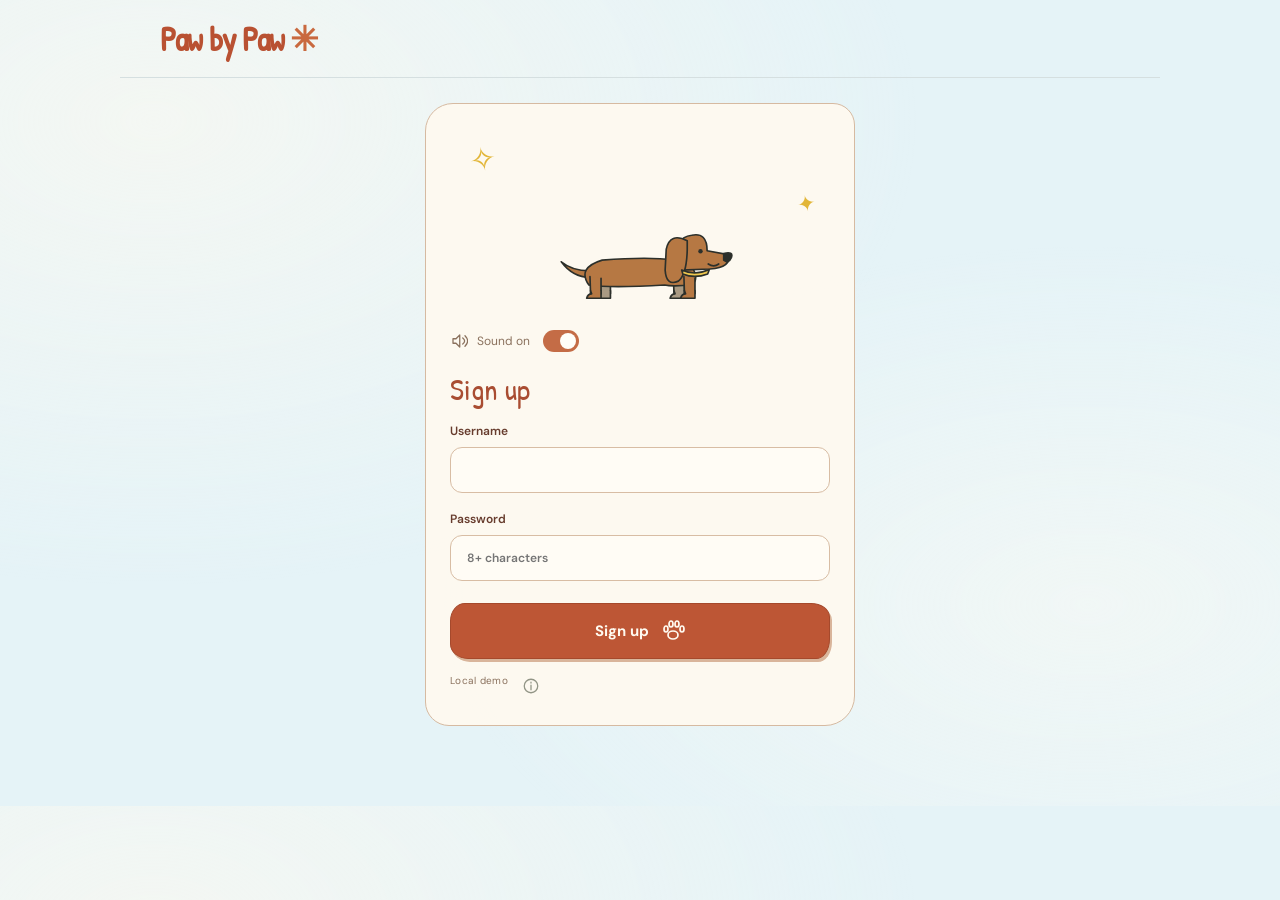
<file: index.html>
<!doctype html>
<html lang="en">
  <meta charset="utf-8" /><meta
    name="viewport"
    content="width=device-width, initial-scale=1"
  /><title>Paw by Paw</title
  ><link rel="stylesheet" href="style.css" />
  <body>
    <header>
      <a class="brand" href="#">Paw by Paw<span>✳</span></a>
    </header>
    <main id="app"></main>
    <dialog id="modal">
      <button class="close" aria-label="Close">×</button>
      <div id="modalBody"></div>
    </dialog>
    <div id="toast" role="status"></div>
    <script src="dogs.js"></script>
    <script src="app.js"></script>
  </body>
</html>
</file>
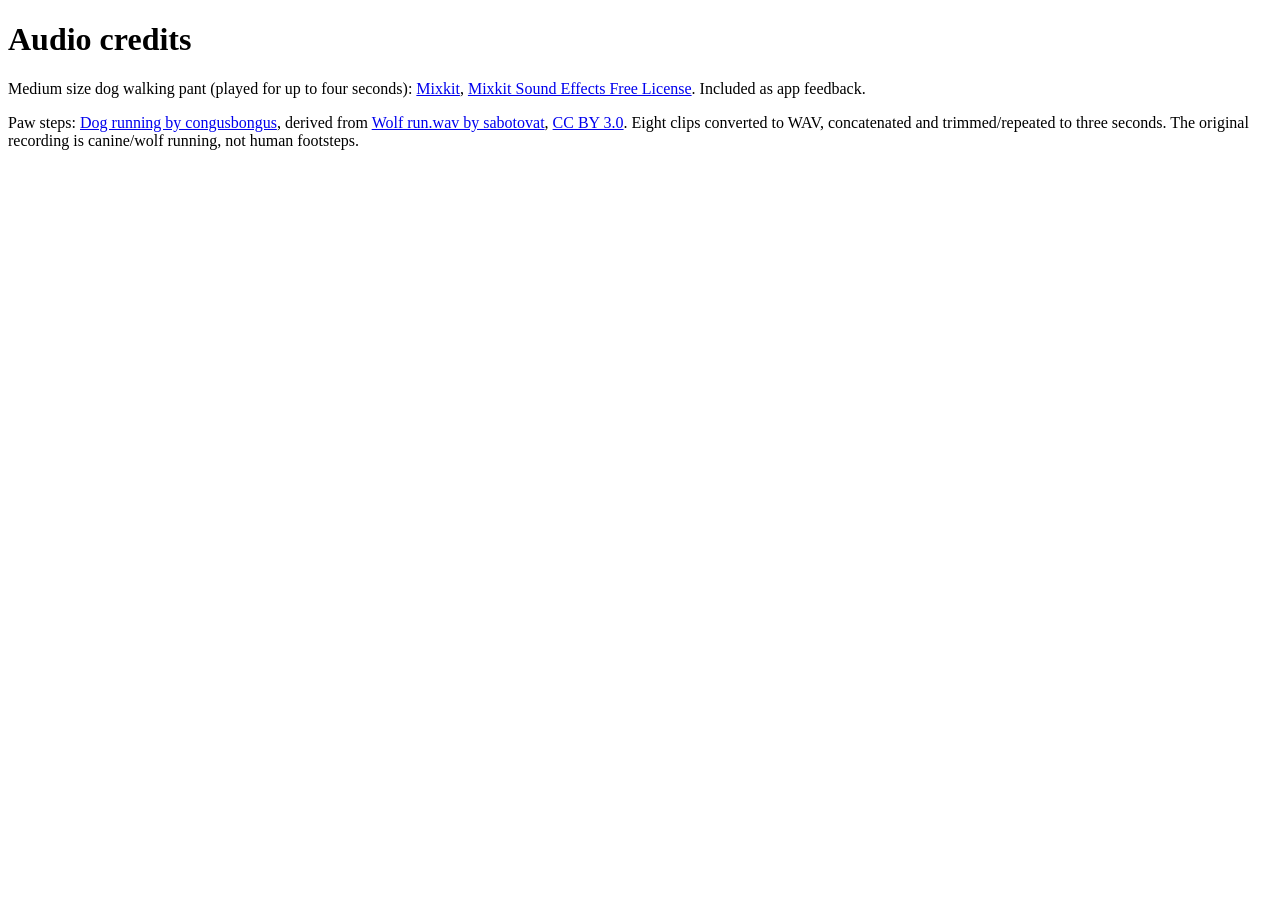
<file: audio/credits.html>
<!doctype html>
<html lang="en">
  <meta charset="utf-8" /><title>Audio credits</title>
  <body>
    <h1>Audio credits</h1>
    <p>
      Medium size dog walking pant (played for up to four seconds):
      <a href="https://mixkit.co/free-sound-effects/dog/">Mixkit</a>,
      <a href="https://mixkit.co/license/#sfxFree"
        >Mixkit Sound Effects Free License</a
      >. Included as app feedback.
    </p>
    <p>
      Paw steps:
      <a href="https://opengameart.org/content/dog-running-0"
        >Dog running by congusbongus</a
      >, derived from
      <a href="https://freesound.org/people/sabotovat/sounds/414350/"
        >Wolf run.wav by sabotovat</a
      >, <a href="https://creativecommons.org/licenses/by/3.0/">CC BY 3.0</a>.
      Eight clips converted to WAV, concatenated and trimmed/repeated to three
      seconds. The original recording is canine/wolf running, not human
      footsteps.
    </p>
  </body>
</html>
</file>
<file: style.css>
@import url("https://fonts.googleapis.com/css2?family=Patrick+Hand&display=swap");
@import url("https://fonts.googleapis.com/css2?family=DM+Sans:wght@400;500;600;700&family=Outfit:wght@400;500;600;700&display=swap");
:root {
  --paper: #f8f7f2;
  --ink: #282a24;
  --yellow: #f4cb55;
  --muted: #87877b;
  --line: #deded2;
}
* {
  box-sizing: border-box;
}
body {
  margin: 0;
  background: var(--paper);
  color: var(--ink);
  font:
    15px "DM Sans",
    sans-serif;
}
button,
input,
select {
  font: inherit;
  color: inherit;
}
button {
  cursor: pointer;
  border: 0;
  background: none;
}
button:focus-visible,
a:focus-visible {
  outline: 3px solid #bf8e18;
  outline-offset: 4px;
}
header {
  height: 100px;
  max-width: 1240px;
  margin: auto;
  display: flex;
  align-items: center;
  gap: 25px;
  padding: 0 40px;
  border-bottom: 1px solid var(--line);
}
.brand {
  font:
    700 32px Outfit,
    sans-serif;
  letter-spacing: -1.5px;
  text-decoration: none;
  color: var(--ink);
}
.brand span {
  color: #d7a923;
  margin-left: 6px;
}
.tag {
  font-size: 10px;
  letter-spacing: 2px;
  color: var(--muted);
}
.circle {
  margin-left: auto;
  border: 1px solid var(--line);
  border-radius: 50%;
  width: 40px;
  height: 40px;
  font-size: 27px;
}
.layout {
  max-width: 1120px;
  margin: 50px auto;
  display: grid;
  grid-template-columns: 1fr 390px;
  gap: 80px;
  padding: 0 25px;
}
.eyebrow {
  font-size: 11px;
  letter-spacing: 2.5px;
  font-weight: 700;
  color: #797c69;
}
h1 {
  font:
    500 64px/1.08 Outfit,
    sans-serif;
  letter-spacing: -3px;
  margin: 20px 0;
}
h2 {
  font: 500 30px Outfit;
  margin: 12px 0;
}
h3 {
  font: 500 21px Outfit;
  margin: 0 0 12px;
}
p {
  line-height: 1.7;
  color: #7b7d70;
}
em {
  font-style: normal;
  text-decoration: underline;
  text-decoration-color: var(--yellow);
  text-decoration-thickness: 9px;
  text-underline-offset: 1px;
}
.card {
  background: #fffefa;
  border: 1px solid var(--line);
  border-radius: 24px;
  padding: 30px;
}
.signup {
  align-self: center;
  box-shadow: 0 12px 30px #393c2510;
}
.field {
  display: block;
  margin-top: 22px;
  font-size: 12px;
  font-weight: 600;
}
.field input,
.field select,
.search {
  display: block;
  width: 100%;
  border: 1px solid var(--line);
  border-radius: 12px;
  padding: 14px 16px;
  background: transparent;
  margin-top: 8px;
  outline-color: #c6a347;
}
.primary {
  background: var(--yellow);
  border: 1px solid #d2ad43;
  border-radius: 12px;
  padding: 15px 24px;
  font-weight: 700;
  width: 100%;
  margin-top: 22px;
  box-shadow: 0 3px 0 #d6b348;
}
.secondary {
  padding: 12px 20px;
  border: 1px solid var(--line);
  border-radius: 12px;
}
.tiny {
  font-size: 11px;
  color: var(--muted);
  line-height: 1.7;
}
.hero-art {
  height: 245px;
  position: relative;
  display: flex;
  align-items: center;
  justify-content: center;
}
.hero-art svg {
  width: 95%;
  max-height: 240px;
}
.star {
  position: absolute;
  font-size: 55px;
  color: #e2b638;
  line-height: 1;
  transform: rotate(-12deg);
}
.star.one {
  left: 5%;
  top: 15px;
}
.star.two {
  right: 4%;
  top: 65px;
  font-size: 32px;
}
.scribble {
  font:
    15px Georgia,
    serif;
  font-style: italic;
  text-align: center;
  color: #777767;
}
.pill {
  font-size: 11px;
  padding: 8px 12px;
  border: 1px solid var(--line);
  border-radius: 30px;
  background: #efefe6;
}
.steps {
  display: flex;
  gap: 14px;
  margin-top: 35px;
}
.steps span {
  font-size: 11px;
  color: #8a8a7d;
}
.steps b {
  background: #e8e9dc;
  border-radius: 50%;
  padding: 5px 9px;
  margin-right: 6px;
}
.app-shell {
  max-width: 1050px;
  margin: 38px auto 120px;
  padding: 0 24px;
}
.topline {
  display: flex;
  justify-content: space-between;
  align-items: center;
  gap: 15px;
}
.topline h1 {
  font-size: 44px;
  letter-spacing: -1.5px;
  margin: 12px 0;
}
.dashboard {
  display: grid;
  grid-template-columns: 1.55fr 1fr;
  gap: 26px;
  margin-top: 30px;
}
.playground {
  position: relative;
  min-height: 355px;
  background: #eeefe4;
  border-radius: 24px;
  overflow: hidden;
  display: flex;
  align-items: center;
  justify-content: center;
}
.playground:after {
  content: "";
  position: absolute;
  bottom: 55px;
  width: 75%;
  border-bottom: 1px solid #c5c9b5;
  border-radius: 50%;
  height: 60px;
}
.playground .caption {
  position: absolute;
  bottom: 18px;
  font-size: 12px;
  color: #7e836d;
}
.dog-wrap {
  width: 90%;
  z-index: 1;
  animation: bob 3s ease-in-out infinite;
}
.running {
  animation: run 0.3s ease-in-out infinite;
}
.playground svg {
  width: 100%;
}
.walk-card {
  display: flex;
  flex-direction: column;
  justify-content: center;
}
.timer {
  font: 500 50px Outfit;
  letter-spacing: 3px;
  margin: 20px 0;
}
.stats {
  display: flex;
  gap: 35px;
  margin-top: 24px;
  padding: 20px 0;
  border-top: 1px solid var(--line);
}
.stats strong {
  font: 500 28px Outfit;
  display: block;
}
.stats span {
  font-size: 11px;
  color: var(--muted);
}
.bottomnav {
  position: fixed;
  bottom: 22px;
  left: 50%;
  transform: translateX(-50%);
  border: 1px solid var(--line);
  border-radius: 24px;
  background: #fffef9ee;
  backdrop-filter: blur(15px);
  display: flex;
  gap: 35px;
  padding: 12px 28px;
  z-index: 5;
  box-shadow: 0 8px 25px #34382410;
}
.bottomnav button {
  min-width: 65px;
  font-size: 11px;
  color: #8a8c7c;
  display: grid;
  gap: 5px;
  justify-items: center;
}
.bottomnav svg {
  width: 23px;
  height: 23px;
}
.bottomnav .active {
  color: #303426;
}
.active svg {
  fill: var(--yellow);
}
.sectionline {
  display: flex;
  align-items: center;
  justify-content: space-between;
  margin: 30px 0 15px;
}
.logrow {
  display: flex;
  gap: 15px;
  align-items: center;
  padding: 14px 0;
  border-bottom: 1px solid var(--line);
}
.logrow svg {
  width: 45px;
  height: 40px;
}
.logrow small {
  color: var(--muted);
}
.logrow button {
  margin-left: auto;
}
.breedgrid {
  display: grid;
  grid-template-columns: repeat(5, 1fr);
  gap: 12px;
  margin-top: 20px;
}
.breed {
  border: 1px solid var(--line);
  border-radius: 16px;
  padding: 12px;
  background: #fffef9;
  transition: 0.2s;
}
.breed:hover {
  transform: translateY(-3px);
  background: #fbf1cf;
}
.breed.selected {
  border: 2px solid #a68124;
  background: #fff1bd;
}
.breed svg {
  width: 100%;
  height: 85px;
}
.breed strong {
  display: block;
  font-size: 12px;
}
.breed small {
  display: block;
  font-size: 10px;
  color: var(--muted);
  margin-top: 5px;
}
.toolbar {
  display: flex;
  gap: 15px;
  align-items: end;
}
.toolbar .field {
  flex: 1;
}
.toolbar button {
  width: auto;
}
.calendar {
  display: grid;
  grid-template-columns: repeat(7, 1fr);
  gap: 8px;
  margin-top: 20px;
}
.day {
  aspect-ratio: 1.2;
  border-radius: 12px;
  border: 1px solid var(--line);
  position: relative;
}
.day.selected {
  background: var(--yellow);
}
.dot {
  display: block;
  color: #9b7333;
}
.weekday {
  text-align: center;
  font-size: 11px;
  color: var(--muted);
  padding: 10px;
}
.friends {
  display: grid;
  grid-template-columns: 280px 1fr;
  gap: 25px;
  margin-top: 30px;
}
.friend {
  padding: 15px;
  border-bottom: 1px solid var(--line);
  width: 100%;
  text-align: left;
}
.friend.selected {
  background: #f6e7b5;
}
.chat {
  min-height: 250px;
  max-height: 400px;
  overflow: auto;
}
.bubble {
  background: #efefe5;
  padding: 12px 16px;
  border-radius: 16px;
  margin: 12px 0;
  max-width: 80%;
  font-size: 14px;
}
.bubble.me {
  margin-left: auto;
  background: #f9e9ab;
}
.send {
  display: flex;
  gap: 8px;
}
.send input {
  flex: 1;
  min-width: 0;
}
.send button {
  width: auto;
}
dialog {
  border: 1px solid var(--line);
  border-radius: 24px;
  background: var(--paper);
  width: min(660px, 94vw);
  max-height: 85vh;
  padding: 32px;
  color: var(--ink);
}
dialog::backdrop {
  background: #20261866;
  backdrop-filter: blur(4px);
}
.close {
  float: right;
  font-size: 28px;
}
.shapes {
  display: grid;
  grid-template-columns: repeat(4, 1fr);
  gap: 10px;
}
.shape {
  border: 1px solid var(--line);
  border-radius: 14px;
  padding: 15px 5px;
  font-size: 12px;
}
.shape svg {
  display: block;
  width: 70px;
  height: 55px;
  margin: auto;
}
.shape.selected {
  background: #f8e6a7;
  border-color: #ab8729;
}
.shape small {
  display: block;
  font-size: 10px;
  margin-top: 7px;
  color: #787869;
}
#toast {
  position: fixed;
  bottom: 110px;
  left: 50%;
  transform: translateX(-50%);
  background: #31362b;
  color: white;
  padding: 12px 22px;
  border-radius: 30px;
  z-index: 20;
  opacity: 0;
  pointer-events: none;
  transition: 0.2s;
  white-space: nowrap;
}
.poops {
  display: flex;
  flex-wrap: wrap;
  gap: 8px;
}
.poops svg {
  width: 35px;
  height: 35px;
}
.footer-note {
  text-align: center;
  font-size: 11px;
  color: #989a8c;
  margin-top: 35px;
}
.empty {
  padding: 25px;
  text-align: center;
  color: #8b8d7d;
}
@keyframes bob {
  50% {
    transform: translateY(-8px) rotate(1deg);
  }
}
@keyframes run {
  50% {
    transform: translateY(-12px) rotate(-3deg);
  }
}
@media (max-width: 750px) {
  header {
    height: 80px;
    padding: 0 22px;
  }
  .tag {
    display: none;
  }
  .layout {
    grid-template-columns: 1fr;
    gap: 25px;
    margin: 25px auto;
  }
  .intro h1 {
    font-size: 48px;
  }
  .hero-art {
    height: 180px;
  }
  .signup {
    padding: 25px;
  }
  .dashboard {
    grid-template-columns: 1fr;
  }
  .playground {
    min-height: 260px;
  }
  .breedgrid {
    grid-template-columns: repeat(3, 1fr);
  }
  .app-shell {
    margin-top: 25px;
  }
  .topline h1 {
    font-size: 34px;
  }
  .friends {
    grid-template-columns: 1fr;
  }
  .toolbar {
    flex-wrap: wrap;
  }
  .shapes {
    grid-template-columns: repeat(3, 1fr);
  }
  .steps {
    margin: 15px 0;
  }
  .bottomnav {
    bottom: 12px;
  }
  .calendar {
    gap: 4px;
  }
  .card {
    padding: 22px;
  }
}
@media (prefers-reduced-motion: reduce) {
  * {
    animation: none !important;
    transition: none !important;
  }
}
/* Focused, icon-led interface */
header {
  height: 78px;
  max-width: 1040px;
}
.brand {
  font-size: 27px;
}
.icon {
  width: 24px;
  height: 24px;
  flex-shrink: 0;
  vertical-align: middle;
}
.icon-button {
  width: 44px;
  height: 44px;
  border: 1px solid var(--line);
  border-radius: 50%;
  display: grid;
  place-items: center;
}
.primary {
  display: flex;
  align-items: center;
  justify-content: center;
  gap: 12px;
}
.page-title,
.topline h1 {
  font-size: 34px !important;
  letter-spacing: -1px !important;
}
.home-focus {
  max-width: 560px;
  margin: 0 auto;
}
.home-focus .topline {
  padding: 0 8px;
}
.home-focus .playground {
  margin-top: 20px;
  min-height: 275px;
  background: transparent;
}
.home-focus .playground:after {
  bottom: 30px;
}
.home-focus .dog-wrap {
  width: 90%;
}
.home-focus .star.one {
  font-size: 40px;
  left: 12%;
  top: 30px;
}
.home-focus .star.two {
  font-size: 26px;
  right: 13%;
  top: 65px;
}
.walk-controls {
  text-align: center;
}
.timer {
  font-size: 43px;
  margin: 0 0 16px;
  letter-spacing: 2px;
  font-variant-numeric: tabular-nums;
}
.sound-control {
  display: inline-flex;
  align-items: center;
  gap: 10px;
  color: #777c69;
}
.sound-control .icon {
  width: 20px;
  height: 20px;
}
.sound-control select {
  border: 0;
  background: transparent;
  font-size: 13px;
  max-width: 160px;
  padding: 8px;
  cursor: pointer;
}
.walk-actions {
  display: flex;
  gap: 12px;
  margin-top: 18px;
}
.walk-actions .primary {
  margin: 0;
  flex: 1;
  height: 58px;
}
.poop-add {
  height: 58px;
  border: 1px solid var(--line);
  border-radius: 13px;
  display: flex;
  align-items: center;
  justify-content: center;
  width: 92px;
  background: #fffdf6;
  gap: 0;
}
.poop-add > svg:first-child {
  width: 44px;
  height: 38px;
}
.poop-add .icon {
  width: 17px;
}
.poop-add:disabled {
  opacity: 0.35;
  cursor: not-allowed;
}
.sectionline {
  margin: 30px 0 10px;
}
.sectionline h3 {
  font-size: 17px;
  margin: 0;
}
.count {
  display: flex;
  align-items: center;
  gap: 8px;
  font-size: 14px;
}
.count .icon {
  width: 18px;
  height: 18px;
}
.bottomnav {
  gap: 25px;
  padding: 10px 22px;
  border-radius: 22px;
}
.bottomnav button {
  min-width: 58px;
  height: 43px;
  display: grid;
  place-items: center;
  border-radius: 14px;
}
.bottomnav .active {
  background: #f9e7a4;
}
.bottomnav .icon {
  width: 25px;
  height: 25px;
}
.bottomnav .active svg {
  fill: none;
}
.signup-shell {
  max-width: 430px;
  margin: 40px auto 80px;
  padding: 0 24px;
}
.signup-shell .hero-art {
  height: 195px;
}
.signup-shell h1 {
  font-size: 30px;
  letter-spacing: -1px;
  margin: 15px 0;
}
.signup-shell .signup {
  box-shadow: none;
}
.signup-shell #longdog {
  width: 100%;
}
.signup-shell .hero-art svg {
  height: 195px;
  width: 100%;
}
.signup-shell .star.one {
  font-size: 32px;
}
.signup-shell .star.two {
  font-size: 22px;
}
.field {
  margin-top: 18px;
}
.prototype-label {
  display: inline-block;
  font-size: 10px;
  color: #85877d;
  letter-spacing: 0.3px;
  margin-top: 14px;
}
.info-note {
  position: relative;
  text-align: left;
  display: inline-block;
  vertical-align: middle;
  margin: 12px 0 0 8px;
}
.info-note summary {
  list-style: none;
  cursor: pointer;
  display: inline-grid;
  place-items: center;
  width: 30px;
  height: 30px;
  color: #929586;
  border-radius: 50%;
}
.info-note summary::-webkit-details-marker {
  display: none;
}
.info-note summary .icon {
  width: 18px;
  height: 18px;
}
.info-note[open] {
  display: block;
  margin: 10px 0;
}
.info-note[open] p {
  padding: 12px;
  border: 1px solid var(--line);
  border-radius: 12px;
  background: #fffef8;
  margin: 4px 0;
}
.breed {
  position: relative;
}
.breed .icon {
  position: absolute;
  top: 8px;
  right: 8px;
  width: 17px;
  height: 17px;
}
.shape {
  padding: 14px 7px;
  min-height: 105px;
}
.shapes {
  margin-top: 24px;
}
.friends .send .primary {
  width: 50px;
  padding: 10px;
  margin-top: 8px;
}
.friends .send input {
  margin-top: 8px;
}
.empty {
  font-size: 12px;
  color: #999c8e;
}
.logrow small {
  font-size: 11px;
}
.calendar .day {
  min-height: 40px;
}
.app-shell {
  margin-top: 28px;
}
@media (max-width: 750px) {
  .home-focus .playground {
    min-height: 210px;
    margin-top: 0;
  }
  .home-focus .dog-wrap {
    width: 80%;
  }
  .home-focus .topline h1 {
    font-size: 29px !important;
  }
  .timer {
    font-size: 36px;
    margin-bottom: 8px;
  }
  .walk-actions {
    margin-top: 12px;
  }
  .home-focus .sectionline {
    margin-top: 25px;
  }
  .app-shell {
    padding: 0 24px;
    margin-top: 18px;
  }
  .topline h1 {
    font-size: 27px !important;
  }
  .signup-shell {
    margin-top: 15px;
  }
  .signup-shell .hero-art {
    height: 165px;
  }
  .signup-shell .hero-art svg {
    height: 165px;
  }
  .friends {
    gap: 15px;
    margin-top: 20px;
  }
  .toolbar .primary {
    min-width: 100px;
  }
  .shape {
    font-size: 11px;
  }
  .bottomnav {
    bottom: 16px;
  }
}
.home-focus .playground {
  height: 210px;
  min-height: 210px;
}
.home-focus .dog-wrap {
  height: 210px;
  width: 100%;
  text-align: center;
}
.home-focus .dog-wrap svg {
  height: 210px;
  width: 100%;
}
.home-focus .playground:after {
  bottom: 15px;
}
.home-focus .topline h1 {
  margin: 8px 0;
}
.home-focus .timer {
  margin-top: 8px;
}
.home-focus .star.one {
  top: 20px;
}
.home-focus .star.two {
  top: 40px;
}
@media (max-width: 750px) {
  .home-focus .playground,
  .home-focus .dog-wrap,
  .home-focus .dog-wrap svg {
    height: 180px;
    min-height: 180px;
  }
  .home-focus .playground:after {
    bottom: 8px;
  }
}
@media (max-height: 760px) {
  .app-shell {
    margin-top: 16px;
  }
  .home-focus .playground {
    margin-top: 0;
    height: clamp(100px, calc(100svh - 480px), 210px);
    min-height: 0;
  }
  .home-focus .dog-wrap,
  .home-focus .dog-wrap svg {
    height: 100%;
    min-height: 0;
  }
  .home-focus .topline h1 {
    font-size: 28px !important;
  }
  .home-focus .timer {
    font-size: 34px;
    margin: 4px 0;
  }
  .home-focus .walk-actions {
    margin-top: 10px;
  }
  .home-focus .star.one {
    top: 5px;
    font-size: 28px;
  }
  .home-focus .star.two {
    top: 15px;
    font-size: 20px;
  }
}
/* Breed silhouettes, custom dogs, and grounded play */
.breed svg {
  height: 115px;
}
.breedgrid {
  grid-template-columns: repeat(4, minmax(0, 1fr));
}
.breed {
  padding: 10px 6px 15px;
  min-height: 155px;
}
.breed strong {
  font-size: 12px;
}
.sort-label {
  font-size: 12px;
  color: var(--muted);
}
.custom-choice {
  margin: 22px 0 0;
}
.custom-choice .secondary {
  display: flex;
  align-items: center;
  gap: 8px;
}
.custom-choice .selected {
  background: #fae9ac;
  border-color: #b59a4a;
}
.custom-editor {
  background: #f0f0e7;
  border: 1px solid var(--line);
  padding: 24px;
  border-radius: 20px;
  margin: 18px 0;
}
.custom-preview {
  display: grid;
  grid-template-columns: 1fr 160px;
  align-items: center;
  gap: 24px;
}
#customDrawing svg {
  display: block;
  width: 100%;
  height: 230px;
}
.photo-reference {
  display: flex;
  flex-direction: column;
  align-items: center;
  gap: 8px;
}
.photo-reference img {
  width: 140px;
  height: 140px;
  object-fit: cover;
  border-radius: 16px;
  border: 1px solid var(--line);
}
.upload-button {
  cursor: pointer;
  display: flex;
  align-items: center;
  gap: 6px;
  border: 1px dashed #a4a58f;
  border-radius: 12px;
  padding: 12px 16px;
  font-size: 13px;
}
.trait-controls {
  display: grid;
  grid-template-columns: repeat(3, 1fr);
  gap: 0 18px;
}
.trait-controls input[type="color"] {
  height: 48px;
  padding: 5px;
}
.custom-ai {
  margin-top: 18px;
  display: flex;
  align-items: center;
  gap: 8px;
}
.custom-ai .info-note {
  margin: 0;
}
.custom-ai .info-note[open] {
  flex: 1;
}
.sr-only {
  position: absolute;
  width: 1px;
  height: 1px;
  padding: 0;
  margin: -1px;
  overflow: hidden;
  clip: rect(0, 0, 0, 0);
  white-space: nowrap;
  border: 0;
}
.upload-button:focus-within {
  outline: 2px solid #ac8935;
}
.motion-controls {
  display: flex;
  justify-content: center;
  gap: 10px;
  margin: 0 0 12px;
}
.motion-controls button {
  height: 36px;
  width: 42px;
  border: 1px solid transparent;
  border-radius: 12px;
  color: #838675;
  display: grid;
  place-items: center;
}
.motion-controls button.selected {
  background: #f5e5b0;
  color: #35382f;
}
.motion-controls button:disabled {
  cursor: default;
}
.motion-controls .icon {
  width: 20px;
  height: 20px;
}
.home-focus .dog-wrap,
.running {
  animation: none;
}
.home-focus .playground {
  overflow: visible;
}
.home-focus .playground:after {
  display: none;
}
.ground-line {
  position: absolute;
  left: 18%;
  right: 18%;
  bottom: 11.7%;
  height: 2px;
  background: #c9cbbd;
  border-radius: 50%;
}
.ground-shadow {
  position: absolute;
  width: 38%;
  height: 8px;
  left: 31%;
  bottom: 11%;
  background: #515b3920;
  filter: blur(2px);
  border-radius: 50%;
}
.dog-wrap {
  position: relative;
}
.dog-art {
  overflow: visible;
}
.play-ball {
  width: 24px;
  height: 24px;
  border-radius: 50%;
  border: 2px solid #44483b;
  background: #edc34a;
  position: absolute;
  bottom: 12%;
  left: 75%;
  display: none;
  overflow: hidden;
  z-index: 2;
}
.play-ball:after {
  content: "";
  position: absolute;
  left: 9px;
  top: -5px;
  height: 30px;
  width: 15px;
  border-left: 2px solid #fff8d9;
  border-radius: 50%;
  transform: rotate(35deg);
}
.playground[data-motion="run"] .dog-pose {
  animation: dog-run-body 0.48s ease-in-out infinite;
}
.playground[data-motion="run"] .front-near,
.playground[data-motion="run"] .back-far {
  animation: stride 0.48s ease-in-out infinite;
}
.playground[data-motion="run"] .back-near,
.playground[data-motion="run"] .front-far {
  animation: stride 0.48s ease-in-out -0.24s infinite;
}
.playground[data-motion="run"] .dog-tail {
  animation: tail-wag 0.4s ease-in-out infinite;
}
.playground[data-motion="roll"] .dog-pose {
  animation: dog-roll 4s ease-in-out infinite;
}
.playground[data-motion="roll"] .limb {
  animation: roll-paws 0.6s ease-in-out infinite alternate;
}
.playground[data-motion="roll"] .front-far,
.playground[data-motion="roll"] .back-near {
  animation-delay: -0.3s;
}
.playground[data-motion="ball"] .play-ball {
  display: block;
  animation: ball-toss 3.2s ease-in-out infinite;
}
.playground[data-motion="ball"] .dog-pose {
  animation: play-bow 3.2s ease-in-out infinite;
}
.playground[data-motion="ball"] .dog-head {
  animation: nose-nudge 3.2s ease-in-out infinite;
}
.playground[data-motion="ball"] .dog-tail {
  animation: tail-wag 0.3s ease-in-out infinite;
}
.playground[data-motion="ball"] .front-near {
  animation: ball-paw 3.2s ease-in-out infinite;
}
@keyframes stride {
  0%,
  100% {
    transform: rotate(-24deg);
  }
  50% {
    transform: rotate(24deg);
  }
}
@keyframes dog-run-body {
  0%,
  100% {
    transform: translateY(0);
  }
  50% {
    transform: translateY(-3px);
  }
}
@keyframes tail-wag {
  0%,
  100% {
    transform: rotate(-7deg);
  }
  50% {
    transform: rotate(9deg);
  }
}
@keyframes dog-roll {
  0%,
  10%,
  100% {
    transform: translateY(0) rotate(0);
  }
  24% {
    transform: translateY(28px) rotate(70deg);
  }
  40%,
  62% {
    transform: translateY(38px) rotate(180deg);
  }
  78% {
    transform: translateY(24px) rotate(290deg);
  }
  90%,
  99% {
    transform: rotate(360deg);
  }
}
@keyframes roll-paws {
  from {
    transform: rotate(-14deg);
  }
  to {
    transform: rotate(16deg);
  }
}
@keyframes play-bow {
  0%,
  100% {
    transform: rotate(0);
  }
  25%,
  45% {
    transform: translateY(5px) rotate(7deg);
  }
  60%,
  75% {
    transform: translateX(6px) rotate(0);
  }
}
@keyframes nose-nudge {
  0%,
  100% {
    transform: rotate(0);
  }
  30%,
  45% {
    transform: rotate(12deg);
  }
  65% {
    transform: rotate(-8deg);
  }
}
@keyframes ball-paw {
  0%,
  60%,
  100% {
    transform: rotate(0);
  }
  30%,
  45% {
    transform: rotate(-30deg);
  }
}
@keyframes ball-toss {
  0%,
  100% {
    transform: translate(0, 0) rotate(0);
  }
  30% {
    transform: translate(-35px, 0) rotate(-100deg);
  }
  50% {
    transform: translate(20px, -38px) rotate(120deg);
  }
  70% {
    transform: translate(45px, 0) rotate(230deg);
  }
  85% {
    transform: translate(20px, -12px) rotate(170deg);
  }
}
@media (max-width: 750px) {
  .breedgrid {
    grid-template-columns: repeat(3, minmax(0, 1fr));
  }
  .breed svg {
    height: 85px;
  }
  .breed {
    min-height: 125px;
  }
  .breed strong {
    font-size: 10px;
  }
  .custom-editor {
    padding: 16px;
  }
  .custom-preview {
    grid-template-columns: 1fr 90px;
    gap: 10px;
  }
  #customDrawing svg {
    height: 150px;
  }
  .photo-reference img {
    height: 85px;
    width: 85px;
  }
  .trait-controls {
    grid-template-columns: repeat(2, 1fr);
    gap: 0 12px;
  }
  .upload-button {
    padding: 10px;
    font-size: 12px;
  }
  .custom-ai {
    align-items: start;
  }
  .motion-controls {
    margin-bottom: 6px;
  }
  .play-ball {
    width: 18px;
    height: 18px;
  }
}
@media (prefers-reduced-motion: reduce) {
  .playground .dog-pose,
  .playground .limb,
  .playground .dog-head,
  .playground .dog-tail,
  .playground .play-ball {
    animation: none !important;
  }
}
/* Multi-dog diary and account controls */
.user-avatar {
  width: 40px;
  height: 40px;
  border-radius: 50%;
  border: 1px solid var(--line);
  overflow: hidden;
  display: grid;
  place-items: center;
  padding: 0;
  background: #f3e6bd;
  flex-shrink: 0;
}
.user-avatar svg {
  width: 23px;
  height: 23px;
}
.user-avatar img,
.avatar-large img {
  width: 100%;
  height: 100%;
  object-fit: cover;
}
.user-avatar[hidden] {
  display: none;
}
.circle {
  margin-left: auto;
}
header {
  gap: 12px;
}
.dog-switcher {
  display: flex;
  align-items: center;
  gap: 10px;
  margin-bottom: 16px;
}
.dog-chips {
  display: flex;
  gap: 8px;
  overflow-x: auto;
  flex: 1;
  padding: 3px 0;
}
.dog-chip {
  display: flex;
  align-items: center;
  gap: 6px;
  white-space: nowrap;
  border: 1px solid var(--line);
  border-radius: 20px;
  padding: 8px 12px;
  font-size: 12px;
  flex-shrink: 0;
}
.dog-chip .icon {
  width: 17px;
  height: 17px;
}
.dog-chip.selected {
  background: #f8e8ad;
  border-color: #cdb261;
}
.add-dog {
  position: relative;
  flex-shrink: 0;
}
.add-dog > .icon {
  width: 23px;
}
.add-dog > span {
  position: absolute;
  right: -2px;
  bottom: -2px;
  background: var(--paper);
  border: 1px solid var(--line);
  border-radius: 50%;
  width: 17px;
  height: 17px;
  font-size: 15px;
  line-height: 14px;
}
.live-dot {
  width: 6px;
  height: 6px;
  border-radius: 50%;
  background: #759966;
}
.diary-focus {
  max-width: 700px;
  margin: auto;
}
.year-picker {
  display: flex;
  align-items: center;
  gap: 8px;
  margin: 20px 0;
  touch-action: pan-y;
}
.year-picker > button {
  font-size: 28px;
  width: 38px;
  height: 44px;
}
.year-strip {
  display: flex;
  flex: 1;
  justify-content: space-around;
  gap: 3px;
}
.year-strip button {
  font-size: 14px;
  border-radius: 14px;
  padding: 12px 9px;
  color: #909383;
}
.year-strip .selected {
  background: #f4d475;
  color: #2d3127;
  font-weight: 700;
}
.month-picker {
  display: flex;
  align-items: center;
  justify-content: space-between;
  margin-bottom: 16px;
}
.month-picker select {
  background: none;
  border: 0;
  font-size: 19px;
  text-align: center;
}
.settings-focus {
  max-width: 480px;
  margin: auto;
}
.avatar-editor {
  display: flex;
  align-items: center;
  gap: 15px;
  margin: 30px 0;
}
.avatar-large {
  display: grid;
  place-items: center;
  width: 85px;
  height: 85px;
  overflow: hidden;
  border-radius: 50%;
  background: #f5e7ba;
  border: 1px solid var(--line);
  cursor: pointer;
}
.avatar-large svg {
  width: 50px;
  height: 50px;
}
.settings-row {
  display: flex;
  align-items: center;
  justify-content: space-between;
  width: 100%;
  padding: 23px 0;
  border-bottom: 1px solid var(--line);
  font-size: 14px;
  text-align: left;
}
.switch {
  appearance: none;
  width: 42px;
  height: 25px;
  border-radius: 20px;
  background: #d9dbd0;
  position: relative;
  cursor: pointer;
}
.switch:after {
  content: "";
  position: absolute;
  left: 3px;
  top: 3px;
  width: 19px;
  height: 19px;
  background: #fffef9;
  border-radius: 50%;
  transition: transform 0.2s;
}
.switch:checked {
  background: #d9b344;
}
.switch:checked:after {
  transform: translateX(17px);
}
.switch:focus-visible {
  outline: 2px solid #746136;
  outline-offset: 3px;
}
.audio-credits {
  display: block;
  text-align: center;
  margin: 28px auto;
  font-size: 11px;
  color: #929584;
}
.friend-search {
  display: flex;
  gap: 10px;
  align-items: center;
  margin-top: 20px;
}
.search-icon {
  display: flex;
  align-items: center;
  gap: 10px;
  border: 1px solid var(--line);
  padding: 11px 14px;
  border-radius: 14px;
  flex: 1;
}
.search-icon .icon {
  color: #8b8e7f;
  width: 19px;
}
.search-icon input {
  width: 100%;
  border: 0;
  outline: 0;
  background: none;
}
.sound-preview {
  display: grid;
  place-items: center;
  padding: 5px;
}
.sound-preview .icon {
  width: 17px;
  height: 17px;
}
.primary:disabled {
  opacity: 0.45;
  cursor: not-allowed;
}
.belly-art {
  display: none;
}
.playground[data-motion="roll"] .dog-wrap > .dog-art {
  display: none;
}
.playground[data-motion="roll"] .dog-wrap > .belly-art {
  display: block;
}
.playground[data-motion="roll"] .dog-pose {
  animation: none !important;
}
.belly-wiggle {
  transform-origin: 200px 231px;
  animation: belly-rock 2.8s ease-in-out infinite;
}
.belly-paw {
  animation: belly-kick 0.65s ease-in-out infinite alternate;
}
.belly-paw.right,
.belly-paw.other {
  animation-delay: -0.32s;
}
.belly-head {
  animation: belly-head 0.9s ease-in-out infinite alternate;
}
@keyframes belly-rock {
  0%,
  100% {
    transform: rotate(-5deg) scaleY(0.93);
  }
  50% {
    transform: rotate(5deg) scaleY(1);
  }
}
@keyframes belly-kick {
  from {
    transform: rotate(-14deg);
  }
  to {
    transform: rotate(15deg);
  }
}
@keyframes belly-head {
  from {
    transform: rotate(-3deg);
  }
  to {
    transform: rotate(4deg);
  }
}
@media (max-width: 550px) {
  .year-strip button {
    padding: 10px 7px;
    font-size: 12px;
  }
  .year-picker {
    gap: 2px;
  }
  .dog-switcher {
    margin-bottom: 8px;
  }
  .user-avatar {
    width: 35px;
    height: 35px;
  }
  .brand {
    font-size: 26px;
  }
  .friend-search .search-icon {
    min-width: 0;
  }
  .home-focus .playground {
    height: clamp(105px, calc(100svh - 560px), 180px);
    min-height: 0;
  }
  .home-focus .dog-wrap,
  .home-focus .dog-wrap svg {
    height: 100%;
    min-height: 0;
  }
}
@media (prefers-reduced-motion: reduce) {
  .belly-wiggle,
  .belly-paw,
  .belly-head {
    animation: none !important;
  }
}
.year-dropdown {
  display: flex;
  align-items: center;
  justify-content: center;
  gap: 14px;
  margin: 20px 0;
}
.year-dropdown label {
  font-size: 13px;
  color: #7e8270;
}
.year-dropdown select {
  min-width: 130px;
  padding: 12px 18px;
  border: 1px solid #d4bd76;
  border-radius: 14px;
  background: #faebba;
  font:
    600 17px "DM Sans",
    sans-serif;
  cursor: pointer;
}
/* A single audio toggle and a jointed running cycle. */
.sound-toggle {
  display: inline-flex;
  align-items: center;
  gap: 9px;
  color: #808371;
  font-size: 12px;
  cursor: pointer;
  min-height: 35px;
}
.sound-toggle .icon {
  width: 18px;
  height: 18px;
}
.sound-toggle .switch {
  width: 36px;
  height: 22px;
  margin: 0 0 0 4px;
}
.sound-toggle .switch:after {
  width: 16px;
  height: 16px;
}
.sound-toggle .switch:checked:after {
  transform: translateX(14px);
}
.playground[data-motion="run"] .dog-pose {
  animation: running-body 0.56s ease-in-out infinite;
}
.playground[data-motion="run"] .front-near {
  animation: running-front 0.56s linear infinite;
}
.playground[data-motion="run"] .front-far {
  animation: running-front 0.56s linear -0.28s infinite;
}
.playground[data-motion="run"] .back-near {
  animation: running-back 0.56s linear -0.14s infinite;
}
.playground[data-motion="run"] .back-far {
  animation: running-back 0.56s linear -0.42s infinite;
}
.playground[data-motion="run"] .front-near .lower-leg {
  animation: running-knee 0.56s linear infinite;
}
.playground[data-motion="run"] .front-far .lower-leg {
  animation: running-knee 0.56s linear -0.28s infinite;
}
.playground[data-motion="run"] .back-near .lower-leg {
  animation: running-hock 0.56s linear -0.14s infinite;
}
.playground[data-motion="run"] .back-far .lower-leg {
  animation: running-hock 0.56s linear -0.42s infinite;
}
.playground[data-motion="run"] .dog-head {
  animation: running-head 0.56s ease-in-out infinite;
}
.playground[data-motion="run"] .ground-shadow {
  animation: running-shadow 0.56s ease-in-out infinite;
}
.run-track {
  display: none;
  position: absolute;
  left: 18%;
  right: 18%;
  bottom: 9%;
  height: 9px;
  overflow: hidden;
}
.playground[data-motion="run"] .run-track {
  display: block;
}
.run-track i {
  position: absolute;
  left: 100%;
  top: 2px;
  width: 12px;
  height: 2px;
  border-radius: 50%;
  background: #b5bba5;
  animation: ground-pass 1.1s linear infinite;
}
.run-track i:nth-child(2) {
  animation-delay: -0.36s;
  top: 5px;
  width: 8px;
}
.run-track i:nth-child(3) {
  animation-delay: -0.73s;
  width: 17px;
}
@keyframes running-body {
  0%,
  100% {
    transform: translate(0, 0) rotate(-1deg);
  }
  25% {
    transform: translate(2px, -5px) rotate(1deg);
  }
  50% {
    transform: translate(0, 0) rotate(-1deg);
  }
  75% {
    transform: translate(-2px, -5px) rotate(1deg);
  }
}
@keyframes running-front {
  0%,
  100% {
    transform: rotate(-30deg);
  }
  30% {
    transform: rotate(28deg);
  }
  55% {
    transform: rotate(38deg);
  }
  80% {
    transform: rotate(-15deg);
  }
}
@keyframes running-back {
  0%,
  100% {
    transform: rotate(30deg);
  }
  30% {
    transform: rotate(-28deg);
  }
  55% {
    transform: rotate(-38deg);
  }
  80% {
    transform: rotate(18deg);
  }
}
@keyframes running-knee {
  0%,
  100% {
    transform: rotate(2deg);
  }
  35% {
    transform: rotate(-8deg);
  }
  60% {
    transform: rotate(-48deg);
  }
  85% {
    transform: rotate(-25deg);
  }
}
@keyframes running-hock {
  0%,
  100% {
    transform: rotate(-5deg);
  }
  35% {
    transform: rotate(10deg);
  }
  60% {
    transform: rotate(42deg);
  }
  85% {
    transform: rotate(25deg);
  }
}
@keyframes running-head {
  0%,
  50%,
  100% {
    transform: rotate(-2deg);
  }
  25%,
  75% {
    transform: rotate(2deg);
  }
}
@keyframes running-shadow {
  0%,
  50%,
  100% {
    transform: scaleX(1);
    opacity: 1;
  }
  25%,
  75% {
    transform: scaleX(0.83);
    opacity: 0.65;
  }
}
@keyframes ground-pass {
  from {
    left: 100%;
  }
  to {
    left: -10%;
  }
}
@media (prefers-reduced-motion: reduce) {
  .playground[data-motion="run"] .lower-leg,
  .playground[data-motion="run"] .ground-shadow,
  .run-track i {
    animation: none !important;
  }
  .run-track {
    display: none !important;
  }
}
.year-wheels {
  display: flex;
  align-items: center;
  justify-content: center;
  gap: 6px;
  margin: 12px 0;
}
.year-wheels > span {
  font-size: 13px;
  margin-right: 8px;
}
.year-wheels strong,
.digit-wheel b {
  font-size: 22px;
}
.digit-wheel {
  display: grid;
  justify-items: center;
  background: #faebba;
  border-radius: 10px;
  width: 38px;
  touch-action: none;
  user-select: none;
}
.digit-wheel button {
  width: 100%;
  height: 22px;
}
.walking-status {
  display: flex;
  justify-content: center;
  align-items: center;
  gap: 7px;
  font-size: 13px;
  font-weight: 700;
  color: #466144;
}
.walking-status i {
  width: 8px;
  height: 8px;
  border-radius: 50%;
  background: #638b58;
}
.playground[data-motion="idle"] .dog-tail {
  animation: tail-wag 1.5s ease-in-out infinite;
}
.playground.record-spark .star {
  animation: record-spark 0.7s ease-out;
}
@keyframes record-spark {
  50% {
    transform: scale(1.55) rotate(12deg);
    color: #b58215;
  }
}
@media (prefers-reduced-motion: reduce) {
  .playground .dog-tail,
  .playground.record-spark .star {
    animation: none !important;
  }
}
.signout-row {
  margin-top: 28px;
  padding-top: 20px;
  border-top: 1px solid var(--line);
  display: flex;
  justify-content: center;
}
.bottomnav {
  --tab-width: 58px;
  --tab-gap: 25px;
  gap: var(--tab-gap);
  isolation: isolate;
}
.bottomnav button {
  position: relative;
  width: var(--tab-width);
}
.bottomnav .active {
  background: transparent;
}
.tab-slider {
  position: absolute;
  pointer-events: none;
  z-index: -1;
  top: 10px;
  left: 22px;
  width: var(--tab-width);
  height: 43px;
  border-radius: 14px;
  background: #f9e7a4;
  opacity: var(--visible);
  transform: translateX(calc(var(--to) * (var(--tab-width) + var(--tab-gap))));
  animation: tab-slide 280ms cubic-bezier(0.22, 0.75, 0.25, 1);
}
@keyframes tab-slide {
  from {
    transform: translateX(
      calc(var(--from) * (var(--tab-width) + var(--tab-gap)))
    );
  }
}
@media (prefers-reduced-motion: reduce) {
  .tab-slider {
    animation: none;
  }
}
.custom-preview {
  display: block;
}
.walk-picker {
  border: 0;
  padding: 6px 0;
  display: flex;
  gap: 12px;
  flex-wrap: wrap;
}
.walk-picker legend {
  font-size: 14px;
  margin-bottom: 8px;
}
.walk-picker label {
  display: flex;
  align-items: center;
  gap: 5px;
  font-size: 14px;
}
.walk-picker input {
  accent-color: #bb922a;
}
.home-focus .dog-wrap {
  display: flex;
  align-items: end;
  overflow: auto;
}
.walking-dog {
  flex: 1;
  min-width: 110px;
  position: relative;
}
.walking-dog > span {
  display: block;
  text-align: center;
  font-size: 12px;
  margin-top: -15px;
}
.home-focus .walking-dog svg {
  width: 100%;
  height: 100%;
}
/* Constrain every dog to the scene height rather than its intrinsic SVG size. */
.home-focus .playground .dog-wrap {
  height: 100%;
  width: 100%;
  align-items: stretch;
  overflow: visible;
}
.home-focus .playground .walking-dog {
  height: 100%;
  min-width: 0;
  display: flex;
  flex-direction: column;
  align-items: center;
  justify-content: flex-end;
  flex: 1;
}
.home-focus .playground .walking-dog > svg {
  display: block;
  flex: 1;
  min-height: 0;
  width: 100%;
  height: calc(100% - 20px);
  max-height: calc(100% - 20px);
  object-fit: contain;
}
.home-focus .playground .walking-dog > span {
  flex: none;
  height: 20px;
  margin: 0;
  font-size: 12px;
}
header .user-avatar {
  margin-left: auto;
}
/* Enlarge navigation icons on hover or keyboard focus without shifting the tabs. */
.bottomnav button .icon {
  transition: transform 180ms cubic-bezier(0.2, 0.75, 0.3, 1);
  transform-origin: center;
}
@media (hover: hover) {
  .bottomnav button:hover .icon {
    transform: scale(1.25);
  }
}
.bottomnav button:focus-visible .icon {
  transform: scale(1.25);
}
.bottomnav button:active .icon {
  transform: scale(1.08);
}
@media (prefers-reduced-motion: reduce) {
  .bottomnav button .icon {
    transition: none;
  }
}
.year-wheels {
  position: relative;
  gap: 5px;
}
.year-reel {
  width: 44px;
  height: 108px;
  overflow-y: auto;
  scroll-snap-type: y mandatory;
  scrollbar-width: none;
  padding: 36px 0;
  box-sizing: border-box;
  border-radius: 12px;
  background: linear-gradient(
    to bottom,
    #f8f7f2 0%,
    #fff8df 33%,
    #f8e7ad 34%,
    #f8e7ad 66%,
    #fff8df 67%,
    #f8f7f2 100%
  );
  cursor: grab;
  user-select: none;
  overscroll-behavior: contain;
  touch-action: pan-y;
}
.year-reel::-webkit-scrollbar {
  display: none;
}
.reel-number {
  height: 36px;
  line-height: 36px;
  scroll-snap-align: center;
  text-align: center;
  font-size: 23px;
  font-weight: 600;
  flex-shrink: 0;
}
.year-reel.dragging {
  scroll-snap-type: none;
  cursor: grabbing;
}
.year-reel:focus-visible {
  outline: 2px solid #b38a22;
  outline-offset: 2px;
}
.year-digit-select {
  appearance: none;
  -webkit-appearance: none;
  width: 44px;
  height: 48px;
  border: 1px solid #dfcf9a;
  border-radius: 11px;
  background: #faedc3;
  color: #282a24;
  font:
    600 23px "DM Sans",
    sans-serif;
  text-align: center;
  text-align-last: center;
  cursor: pointer;
  padding: 0;
}
.year-digit-select:focus-visible {
  outline: 2px solid #b38a22;
  outline-offset: 3px;
}
.year-wheels {
  margin: 20px 0;
}
.year-digit-select {
  width: 55px;
  padding-right: 13px;
  background-color: #faedc3;
  background-image: url("data:image/svg+xml,%3Csvg xmlns='http://www.w3.org/2000/svg' width='10' height='7' viewBox='0 0 10 7'%3E%3Cpath d='m1 1 4 4 4-4' fill='none' stroke='%23746338' stroke-width='1.5'/%3E%3C/svg%3E");
  background-repeat: no-repeat;
  background-position: right 6px center;
}
.year-wheels {
  margin-bottom: 6px;
}
.year-help {
  text-align: center;
  font-size: 13px;
  color: #777b69;
  margin: 0 0 20px;
}
.year-control {
  text-align: center;
  margin: 16px 0;
}
.year-trigger {
  display: inline-flex;
  align-items: center;
  gap: 12px;
  border: 1px solid #d8cb9e;
  border-radius: 16px;
  background: #faedc3;
  padding: 12px 22px;
  font-size: 23px;
  font-weight: 600;
  transition:
    background 0.2s,
    transform 0.2s;
}
.year-trigger .icon {
  width: 17px;
  height: 17px;
  color: #86713c;
}
.year-trigger:hover {
  background: #f5e0a2;
  transform: translateY(-1px);
}
.year-panel {
  max-width: 250px;
  margin: 12px auto 0;
  padding: 10px 18px;
  border: 1px solid var(--line);
  border-radius: 20px;
  background: #fffdf7;
  box-shadow: 0 8px 25px #3438240a;
  animation: year-open 0.22s ease-out;
}
.year-panel[hidden] {
  display: none;
}
.year-panel .year-wheels {
  margin: 4px 0 10px;
  gap: 6px;
}
.year-done {
  padding: 8px 20px;
  background: #f3d476;
  border-radius: 12px;
  font-size: 14px;
  font-weight: 600;
}
.year-panel p:empty {
  display: none;
}
@keyframes year-open {
  from {
    opacity: 0;
    transform: translateY(-7px);
  }
  to {
    opacity: 1;
    transform: translateY(0);
  }
}
@media (prefers-reduced-motion: reduce) {
  .year-panel {
    animation: none;
  }
  .year-trigger {
    transition: none;
  }
}
.year-individual {
  display: flex;
  align-items: center;
  justify-content: center;
  gap: 7px;
  margin: 20px 0;
}
.year-individual > span {
  font-size: 13px;
  color: #777b69;
  margin-right: 8px;
}
.digit-slot {
  position: relative;
}
.digit-trigger {
  display: flex;
  align-items: center;
  gap: 7px;
  padding: 10px;
  border: 1px solid #ddce98;
  border-radius: 12px;
  background: #faedc3;
}
.digit-trigger b {
  font-size: 23px;
}
.digit-trigger > span {
  font-size: 13px;
  color: #85723c;
}
.digit-popover {
  position: absolute;
  z-index: 8;
  top: calc(100% + 6px);
  left: 50%;
  transform: translateX(-50%);
  background: #fffdf7;
  border: 1px solid #dfd8bd;
  border-radius: 14px;
  padding: 5px;
  box-shadow: 0 8px 20px #292d2520;
}
.digit-popover[hidden] {
  display: none;
}
.digit-popover .year-reel {
  width: 46px;
}
/* Illustrated walk diary: sky blue, warm paper, and terracotta ink. */
:root {
  --paper: #fffaf0;
  --ink: #673c2d;
  --yellow: #edb88d;
  --muted: #917869;
  --line: #dfc6ad;
}
body {
  background-color: #e5f3f7;
  background-image:
    radial-gradient(ellipse at 12% 15%, #fffaf095 0, transparent 48%),
    radial-gradient(ellipse at 85% 75%, #fffcf477 0, transparent 42%);
  color: var(--ink);
}
header {
  border-bottom: 1px solid #d5dfe0;
}
.brand {
  color: #b95132;
  font-family: "Patrick Hand", "Comic Sans MS", cursive;
  letter-spacing: -1px;
  font-size: 34px;
}
.brand span {
  color: #c9693f;
}
.app-shell {
  background: #fffaf0e8;
  border: 1.5px solid #d6baa1;
  border-radius: 30px 24px 32px 22px / 22px 30px 24px 32px;
  padding: 24px;
  margin-top: 22px;
}
h1,
h2,
h3 {
  font-family: "Patrick Hand", "Comic Sans MS", cursive;
  letter-spacing: 0 !important;
  color: #a94d32;
}
.card,
.custom-editor,
dialog {
  background: #fffcf4;
  border-color: #d5b79c;
  border-radius: 24px 19px 26px 20px / 19px 25px 20px 26px;
}
.primary {
  background: #bd5635;
  color: #fffaf0;
  border: 1.5px solid #a5492c;
  box-shadow: 2px 3px 0 #d9b59b;
  border-radius: 15px 19px 14px 18px / 18px 14px 20px 15px;
}
.secondary,
.icon-button,
.dog-chip,
.digit-trigger,
.year-trigger {
  background: #fffaf0;
  border-color: #cba88c;
  border-radius: 15px 12px 17px 13px;
}
.dog-chip.selected,
.shape.selected,
.breed.selected,
.day.selected {
  background: #f7ddbe;
  border-color: #b96a45;
}
.field input,
.field select,
.search,
.search-icon {
  background: #fffcf5;
  border-color: #d8bda4;
}
.playground .star {
  color: #c66d44;
}
.ground-line {
  background: #c7a88e;
}
.ground-shadow {
  background: #8c624820;
}
.bottomnav {
  background: #fffaf0f5;
  border: 1.5px solid #cda98b;
  border-radius: 24px 20px 26px 21px;
  box-shadow: 2px 4px 0 #b4ccd040;
}
.bottomnav button {
  color: #a2775d;
}
.bottomnav button.active {
  color: #aa452b;
}
.tab-slider {
  background: #f3cfaa;
  border-radius: 13px 17px 12px 16px;
}
.bottomnav .icon,
.icon-button .icon {
  stroke-width: 1.8;
}
.breed {
  background: #fffdf5;
  border-color: #d5bca2;
  border-radius: 20px 25px 19px 23px;
}
.breed:hover {
  background: #f9e9d0;
}
.timer {
  color: #704934;
}
.walking-status {
  color: #587763;
}
.sound-toggle,
.tiny,
.prototype-label {
  color: #8a715d;
}
.switch:checked {
  background: #c46c46;
}
.year-reel {
  background: linear-gradient(
    to bottom,
    #fffaf0 0%,
    #f9efe1 33%,
    #f4d5b4 34%,
    #f4d5b4 66%,
    #f9efe1 67%,
    #fffaf0 100%
  );
}
.year-panel,
.digit-popover {
  background: #fffaf0;
  border-color: #d3b294;
}
.year-done {
  background: #e7b18c;
  color: #673c2d;
}
.signup-shell {
  background: #fffaf0e8;
  border: 1.5px solid #d6baa1;
  border-radius: 28px 22px 30px 24px;
  padding: 24px;
  margin-top: 25px;
}
#toast {
  background: #a65034;
  color: #fffaf0;
}
@media (max-width: 750px) {
  .app-shell {
    margin-left: 12px;
    margin-right: 12px;
    padding: 18px 14px;
  }
  .signup-shell {
    margin-left: 16px;
    margin-right: 16px;
  }
  .breed strong {
    color: #754a35;
  }
}
.walk-dog-actions {
  display: flex;
  gap: 8px;
}
.walk-names {
  margin: 0 0 10px;
  font-size: 14px;
  color: #8a715d;
}
.named-poop {
  display: flex;
  flex-direction: column;
  align-items: center;
  gap: 3px;
  min-width: 48px;
}
.named-poop span {
  font-size: 12px;
  color: #82583f;
}
.log-dog-name {
  display: block;
  font-size: 13px;
  color: #aa5034;
  margin-bottom: 3px;
}
</file>
